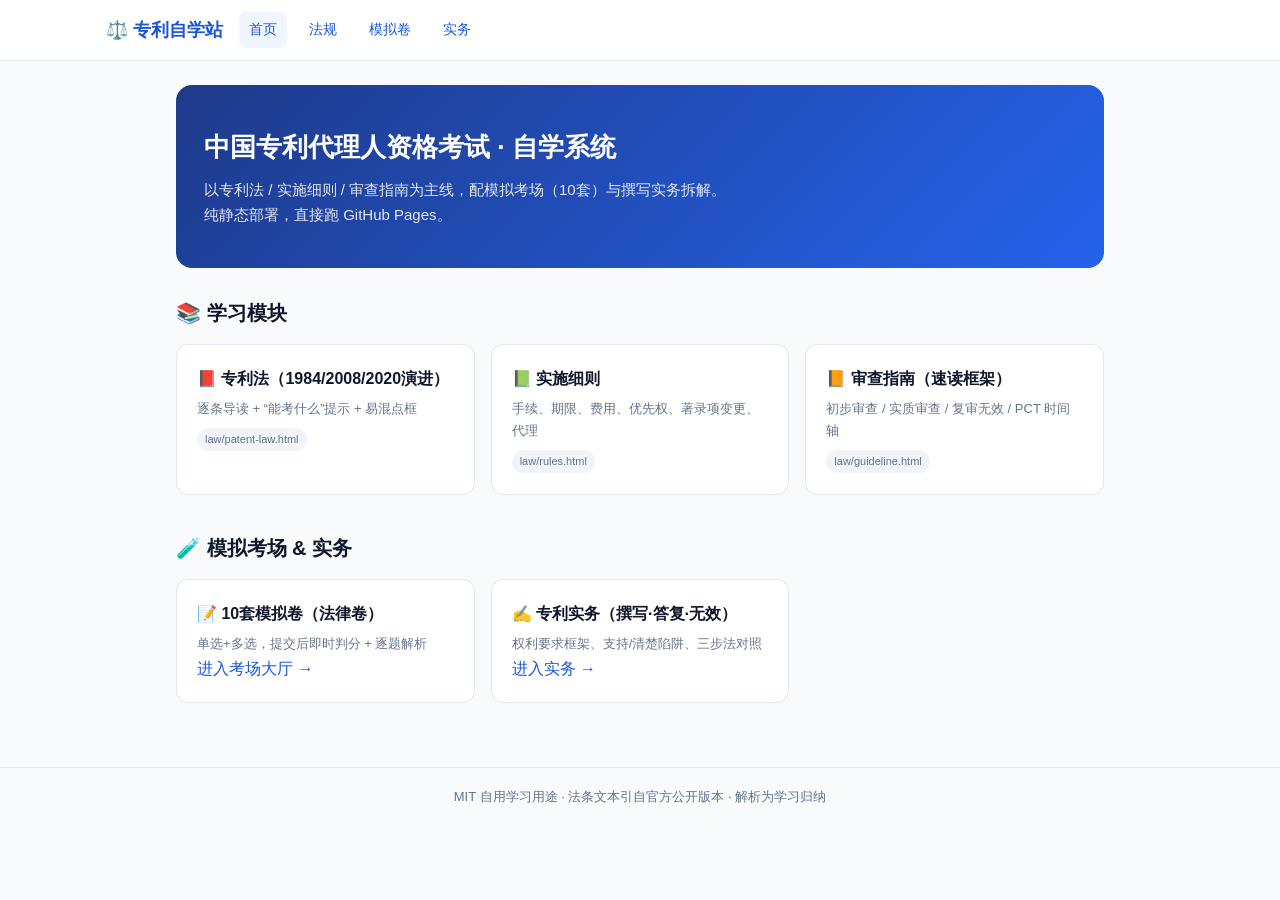
<file: index.html>
<!DOCTYPE html>
<html lang="zh-CN">
<head>
<meta charset="UTF-8"/>
<meta name="viewport" content="width=device-width,initial-scale=1.0"/>
<title>专利自学站｜专利法·细则·审查指南·模拟卷·实务</title>
<link rel="stylesheet" href="css/style.css"/>
</head>
<body>

<header class="site-header">
  <div class="header-inner">
    <a class="logo" href="index.html">⚖️ 专利自学站</a>
    <nav class="nav">
      <a data-nav="index.html" href="index.html">首页</a>
      <a data-nav="/law/" href="law/patent-law.html">法规</a>
      <a data-nav="/exam/" href="exam/index.html">模拟卷</a>
      <a data-nav="/practical/" href="practical/index.html">实务</a>
    </nav>
  </div>
</header>

<div class="container">

<div class="hero">
  <h1>中国专利代理人资格考试 · 自学系统</h1>
  <p>以专利法 / 实施细则 / 审查指南为主线，配模拟考场（10套）与撰写实务拆解。<br/>纯静态部署，直接跑 GitHub Pages。</p>
</div>

<section>
  <h2 style="font-size:20px;margin-bottom:14px;">📚 学习模块</h2>
  <div class="card-grid">
    <div class="card">
      <h3>📕 专利法（1984/2008/2020演进）</h3>
      <p>逐条导读 + “能考什么”提示 + 易混点框</p>
      <span class="tag">law/patent-law.html</span>
    </div>
    <div class="card">
      <h3>📗 实施细则</h3>
      <p>手续、期限、费用、优先权、著录项变更、代理</p>
      <span class="tag">law/rules.html</span>
    </div>
    <div class="card">
      <h3>📙 审查指南（速读框架）</h3>
      <p>初步审查 / 实质审查 / 复审无效 / PCT 时间轴</p>
      <span class="tag">law/guideline.html</span>
    </div>
  </div>
</section>

<section style="margin-top:36px;">
  <h2 style="font-size:20px;margin-bottom:14px;">🧪 模拟考场 & 实务</h2>
  <div class="card-grid">
    <div class="card">
      <h3>📝 10套模拟卷（法律卷）</h3>
      <p>单选+多选，提交后即时判分 + 逐题解析</p>
      <a href="exam/index.html">进入考场大厅 →</a>
    </div>
    <div class="card">
      <h3>✍️ 专利实务（撰写·答复·无效）</h3>
      <p>权利要求框架、支持/清楚陷阱、三步法对照</p>
      <a href="practical/index.html">进入实务 →</a>
    </div>
  </div>
</section>

</div>

<footer class="site-footer">MIT 自用学习用途 · 法条文本引自官方公开版本 · 解析为学习归纳</footer>
<script src="js/common.js"></script>
</body>
</html>
</file>
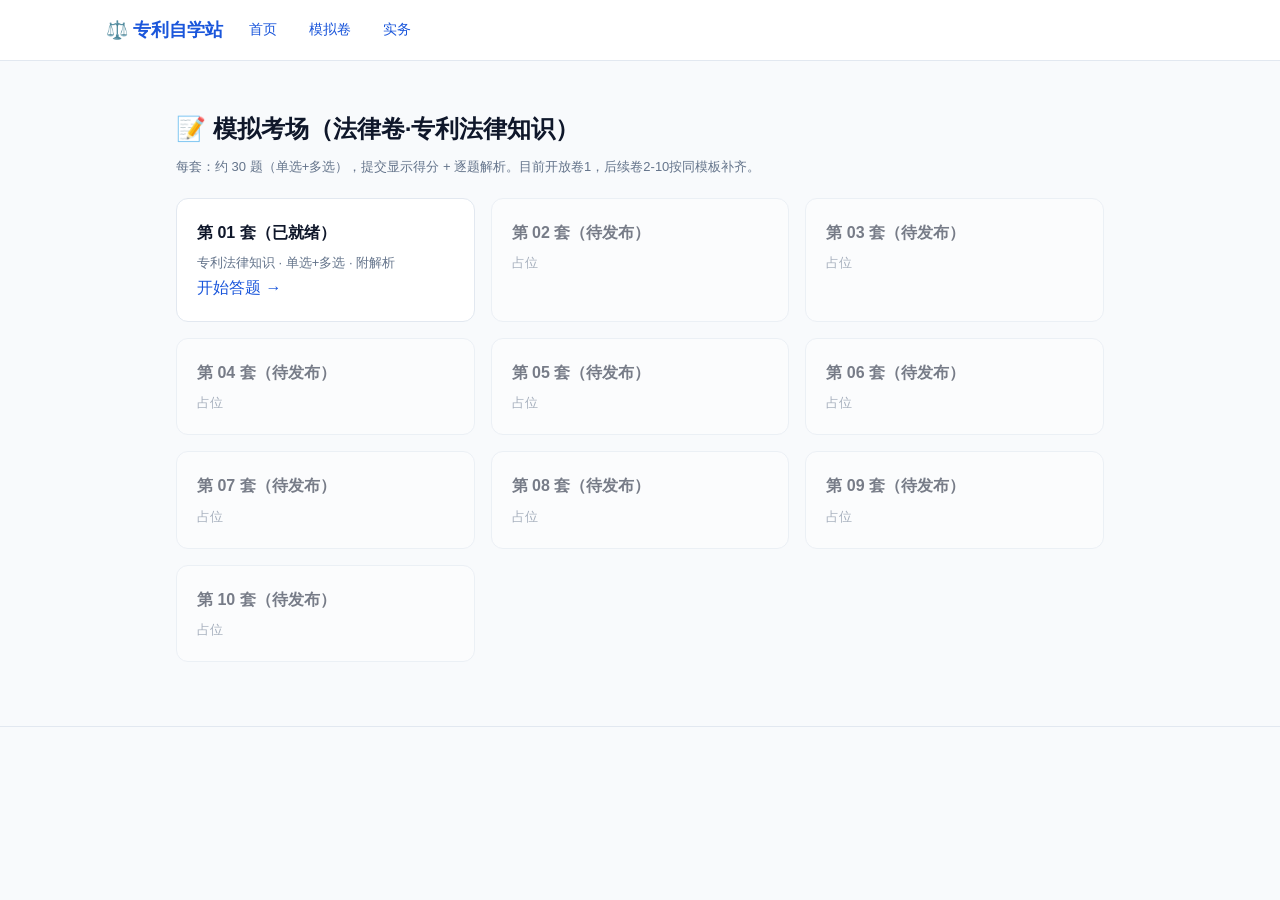
<file: exam/index.html>
<!DOCTYPE html>
<html lang="zh-CN">
<head>
<meta charset="UTF-8"/>
<meta name="viewport" content="width=device-width,initial-scale=1.0"/>
<title>模拟考场大厅｜专利自学站</title>
<link rel="stylesheet" href="../css/style.css"/>
</head>
<body>
<header class="site-header"><div class="header-inner">
<a class="logo" href="../index.html">⚖️ 专利自学站</a>
<nav class="nav">
  <a href="../index.html">首页</a>
  <a data-nav="/exam/" href="index.html">模拟卷</a>
  <a href="../practical/index.html">实务</a>
</nav>
</div></header>

<div class="container">
<h2 style="margin:24px 0 6px;">📝 模拟考场（法律卷·专利法律知识）</h2>
<p style="color:var(--muted);font-size:13px;margin-bottom:20px;">每套：约 30 题（单选+多选），提交显示得分 + 逐题解析。目前开放卷1，后续卷2-10按同模板补齐。</p>

<div class="card-grid">
  <div class="card"><h3>第 01 套（已就绪）</h3><p>专利法律知识 · 单选+多选 · 附解析</p><a href="paper-01.html">开始答题 →</a></div>
  <div class="card" style="opacity:.55;"><h3>第 02 套（待发布）</h3><p>占位</p></div>
  <div class="card" style="opacity:.55;"><h3>第 03 套（待发布）</h3><p>占位</p></div>
  <div class="card" style="opacity:.55;"><h3>第 04 套（待发布）</h3><p>占位</p></div>
  <div class="card" style="opacity:.55;"><h3>第 05 套（待发布）</h3><p>占位</p></div>
  <div class="card" style="opacity:.55;"><h3>第 06 套（待发布）</h3><p>占位</p></div>
  <div class="card" style="opacity:.55;"><h3>第 07 套（待发布）</h3><p>占位</p></div>
  <div class="card" style="opacity:.55;"><h3>第 08 套（待发布）</h3><p>占位</p></div>
  <div class="card" style="opacity:.55;"><h3>第 09 套（待发布）</h3><p>占位</p></div>
  <div class="card" style="opacity:.55;"><h3>第 10 套（待发布）</h3><p>占位</p></div>
</div>
</div>
<footer class="site-footer"></footer>
</body>
</html>
</file>
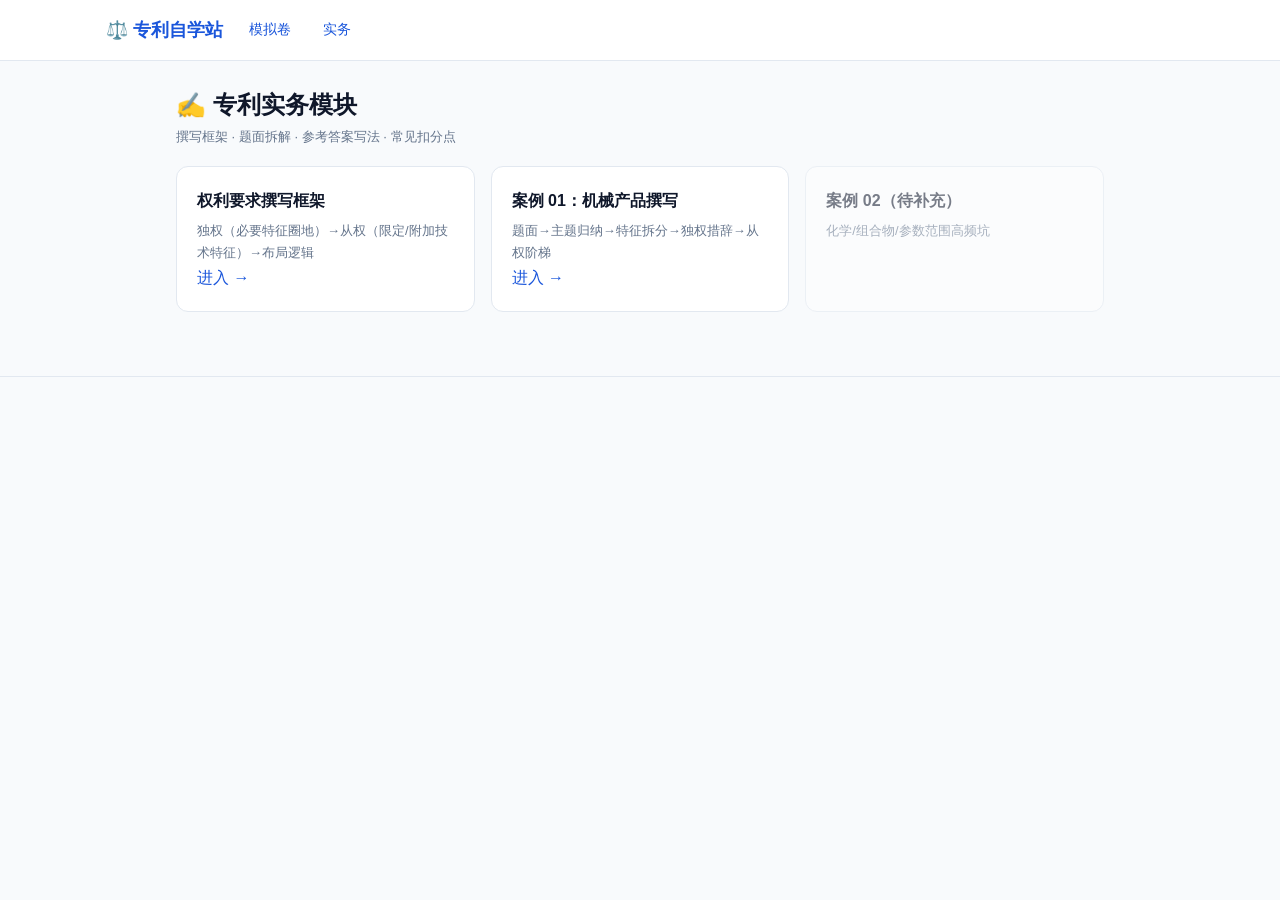
<file: practical/index.html>
<!DOCTYPE html>
<html lang="zh-CN">
<head>
<meta charset="UTF-8"/><meta name="viewport" content="width=device-width,initial-scale=1.0"/>
<title>专利实务｜专利自学站</title>
<link rel="stylesheet" href="../css/style.css"/>
</head>
<body>
<header class="site-header"><div class="header-inner">
<a class="logo" href="../index.html">⚖️ 专利自学站</a>
<nav class="nav"><a href="../exam/index.html">模拟卷</a><a data-nav="/practical/" href="#">实务</a></nav>
</div></header>

<div class="container">
<h2>✍️ 专利实务模块</h2>
<p style="color:var(--muted);font-size:13px;margin-bottom:18px;">撰写框架 · 题面拆解 · 参考答案写法 · 常见扣分点</p>

<div class="card-grid">
  <div class="card">
    <h3>权利要求撰写框架</h3>
    <p>独权（必要特征圈地）→从权（限定/附加技术特征）→布局逻辑</p>
    <a href="claim-drafting.html">进入 →</a>
  </div>
  <div class="card">
    <h3>案例 01：机械产品撰写</h3>
    <p>题面→主题归纳→特征拆分→独权措辞→从权阶梯</p>
    <a href="case-01.html">进入 →</a>
  </div>
  <div class="card" style="opacity:.55">
    <h3>案例 02（待补充）</h3>
    <p>化学/组合物/参数范围高频坑</p>
  </div>
</div>
</div>
<footer class="site-footer"></footer>
</body>
</html>
</file>
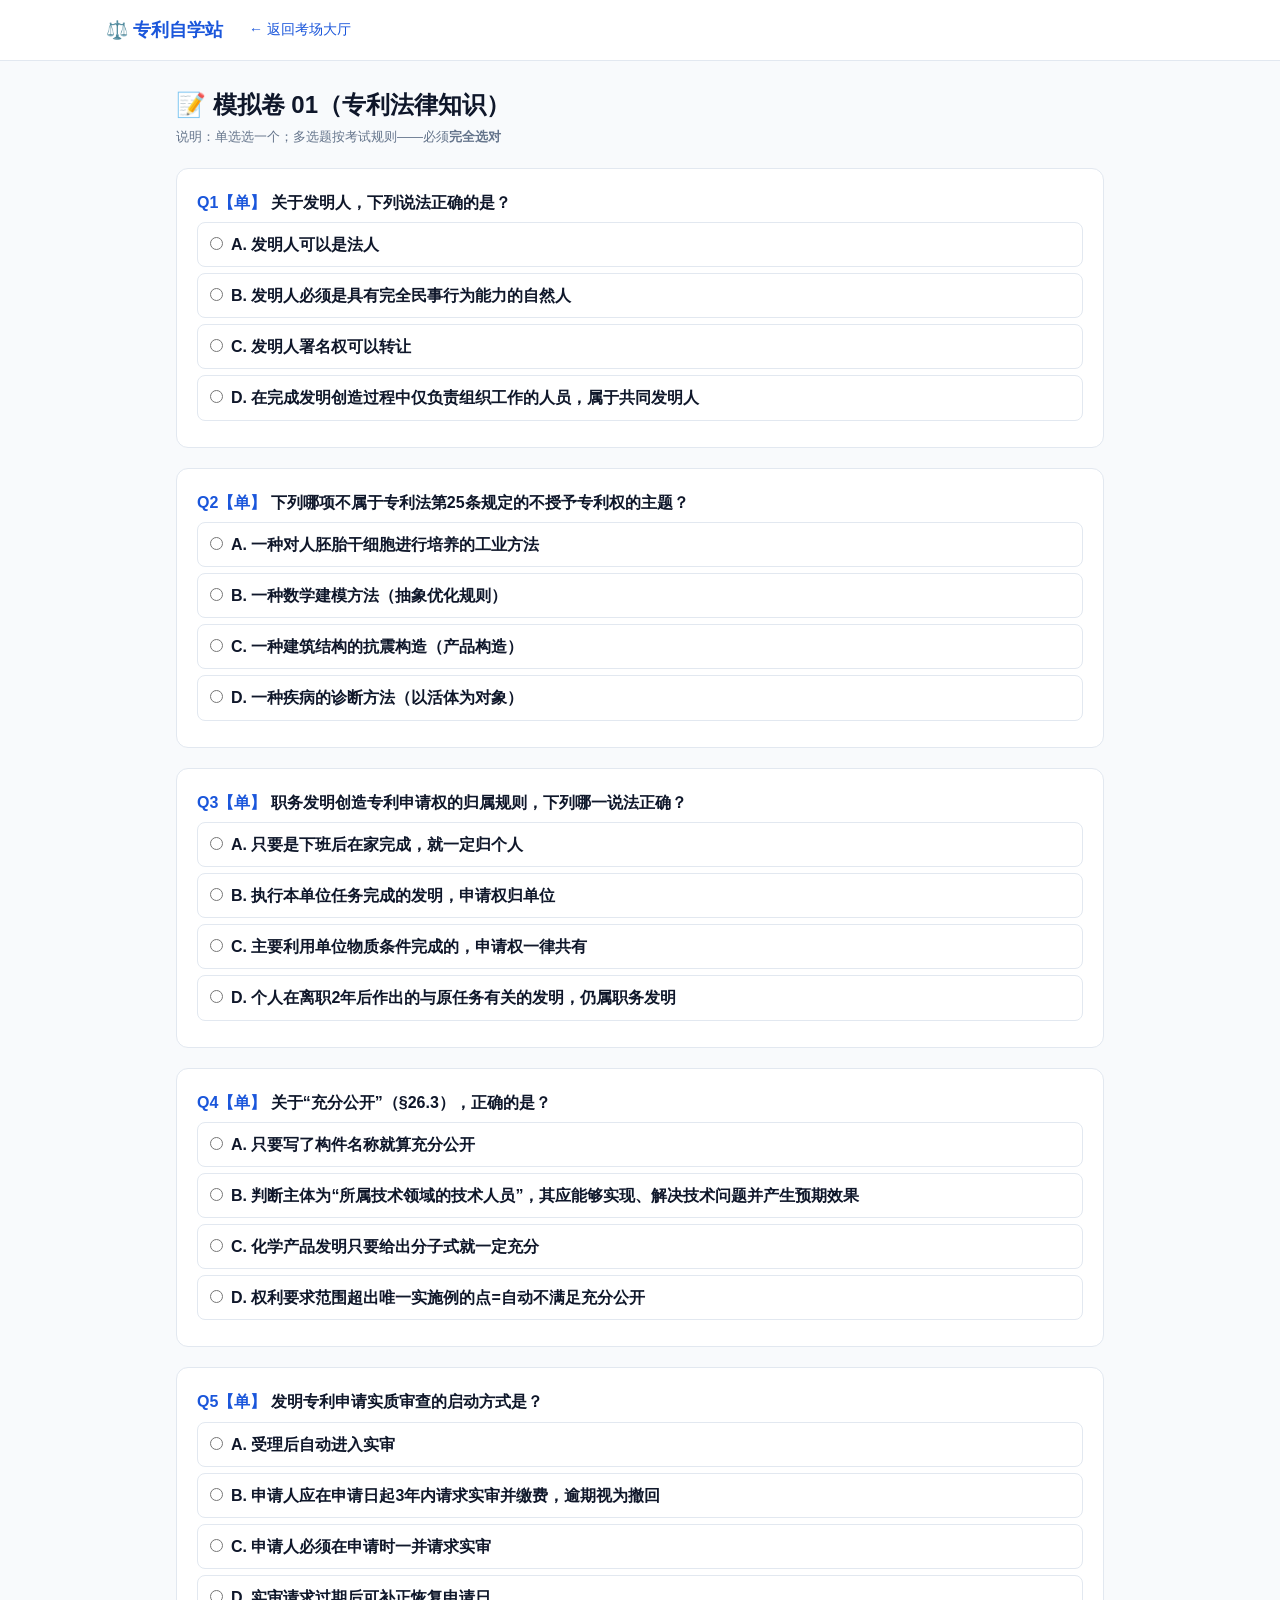
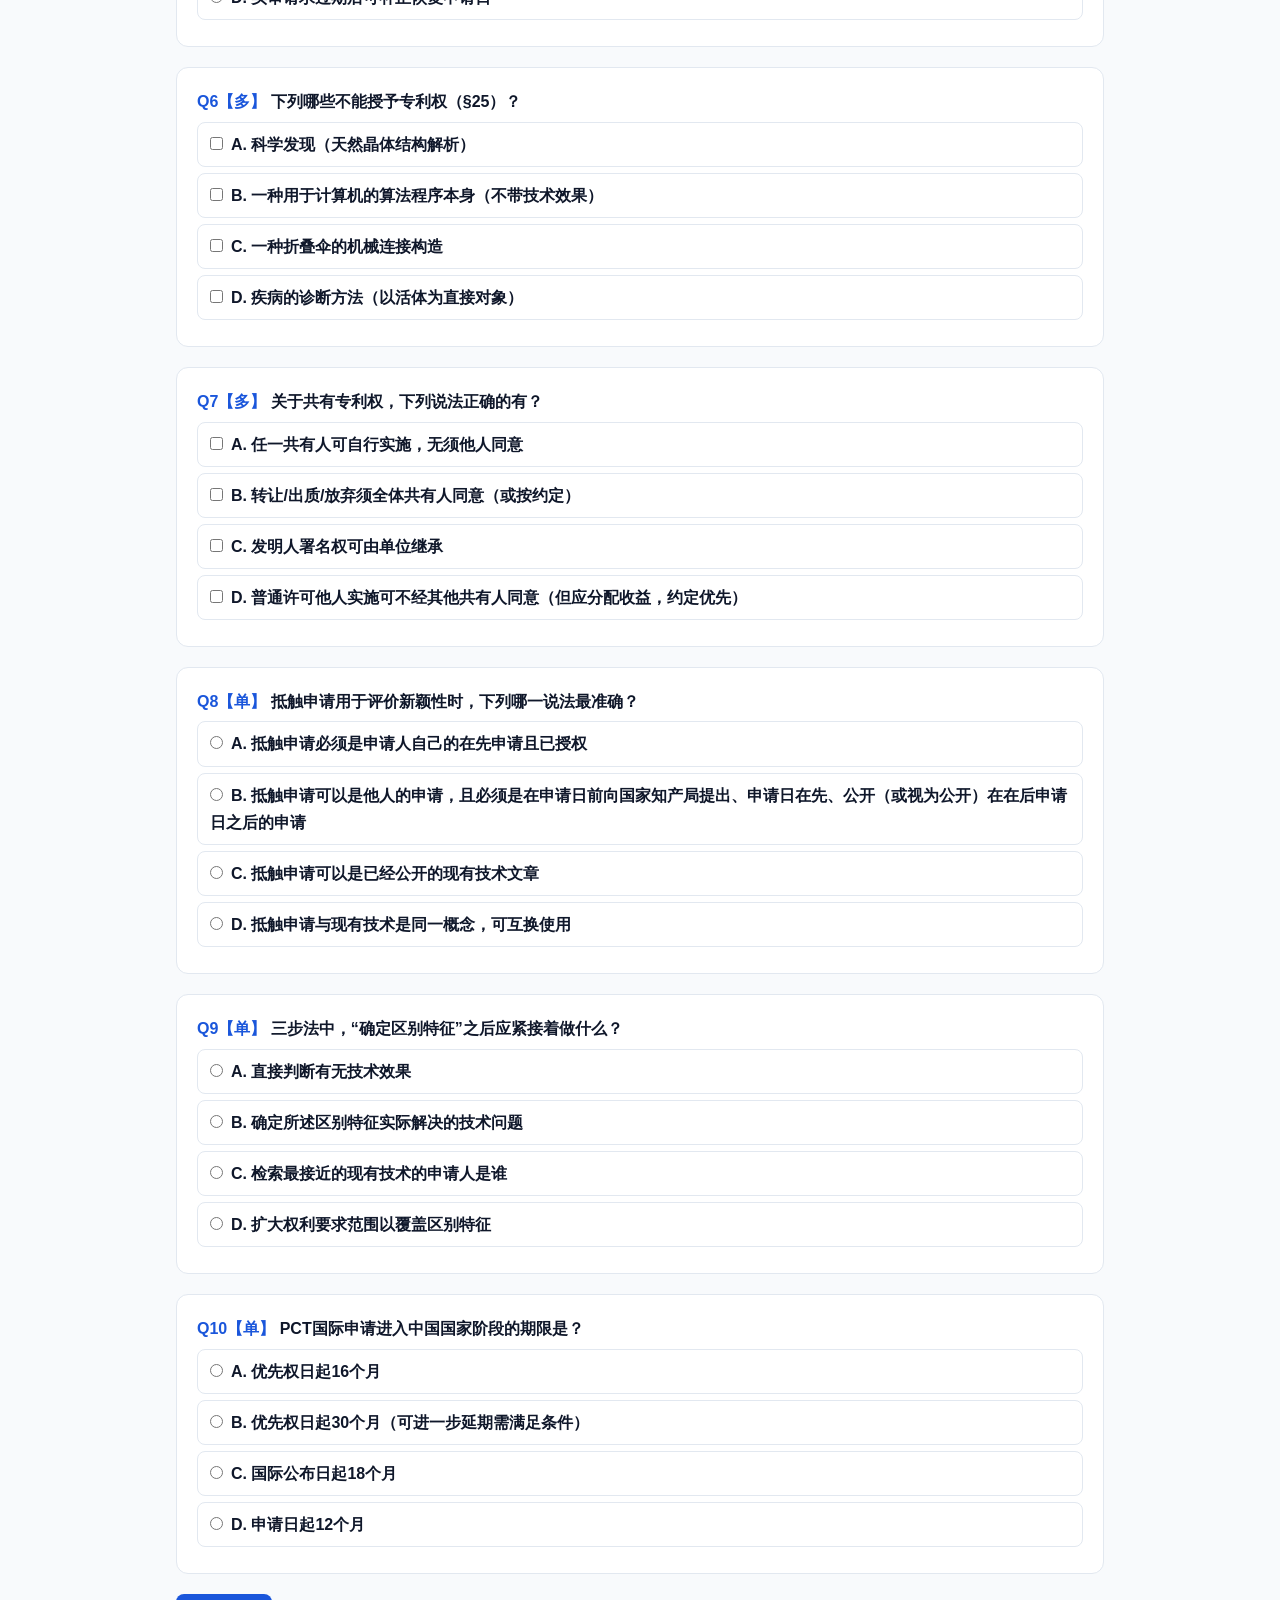
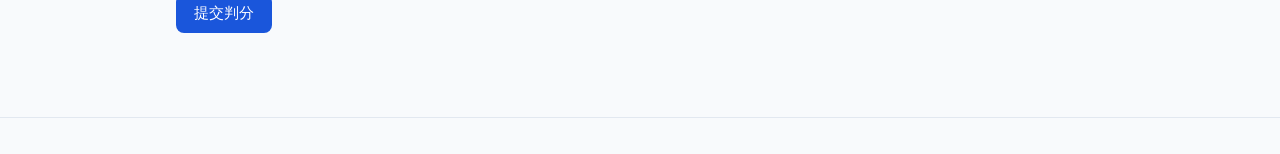
<file: exam/paper-01.html>
<!DOCTYPE html>
<html lang="zh-CN">
<head>
<meta charset="UTF-8"/>
<meta name="viewport" content="width=device-width,initial-scale=1.0"/>
<title>模拟卷01｜专利法律知识</title>
<link rel="stylesheet" href="../css/style.css"/>
<style>
  .q-block{border:1px solid var(--border);background:#fff;border-radius:12px;padding:20px;margin:20px 0}
  .q-num{color:var(--blue);font-weight:700}
  .opts label{display:block;padding:8px 12px;border:1px solid var(--border);border-radius:8px;margin:6px 0;cursor:pointer}
  .opts input[type=radio],.opts input[type=checkbox]{margin-right:8px}
  .expl{background:#f0fdf4;border-left:4px solid var(--green);padding:12px 16px;border-radius:0 8px 8px 0;margin-top:12px;font-size:14px}
  .btn{padding:10px 18px;border:none;border-radius:8px;cursor:pointer;font-size:15px}
  .btn-primary{background:var(--blue);color:#fff}
  .btn-primary:hover{background:var(--blue2)}
  #result{margin-top:20px;font-weight:700;font-size:18px}
</style>
</head>
<body>
<header class="site-header"><div class="header-inner">
<a class="logo" href="../index.html">⚖️ 专利自学站</a>
<nav class="nav"><a href="index.html">← 返回考场大厅</a></nav>
</div></header>

<div class="container">
<h2>📝 模拟卷 01（专利法律知识）</h2>
<p style="color:var(--muted);font-size:13px;">说明：单选选一个；多选题按考试规则——必须<b>完全选对</b才得分（漏选/错选不得分）。提交后看得分+解析。</p>

<form id="quizForm">

<div class="q-block">
 <div><span class="q-num">Q1【单】</span> 关于发明人，下列说法正确的是？</div>
 <div class="opts">
  <label><input type="radio" name="q1" value="A"/>A. 发明人可以是法人</label>
  <label><input type="radio" name="q1" value="B"/>B. 发明人必须是具有完全民事行为能力的自然人</label>
  <label><input type="radio" name="q1" value="C"/>C. 发明人署名权可以转让</label>
  <label><input type="radio" name="q1" value="D"/>D. 在完成发明创造过程中仅负责组织工作的人员，属于共同发明人</label>
 </div>
 <div class="expl" style="display:none" data-correct="B">
  ✅ <strong>B</strong> 正确。<br/>
  ⚖️ 专利法第16条：发明人/设计人=自然人；署名权不可转让/继承。A错（法人不能是发明人）；C错（署名权不可转让）；D错（组织者≠贡献技术构思者）。
 </div>
</div>

<div class="q-block">
 <div><span class="q-num">Q2【单】</span> 下列哪项不属于专利法第25条规定的不授予专利权的主题？</div>
 <div class="opts">
  <label><input type="radio" name="q2" value="A"/>A. 一种对人胚胎干细胞进行培养的工业方法</label>
  <label><input type="radio" name="q2" value="B"/>B. 一种数学建模方法（抽象优化规则）</label>
  <label><input type="radio" name="q2" value="C"/>C. 一种建筑结构的抗震构造（产品构造）</label>
  <label><input type="radio" name="q2" value="D"/>D. 一种疾病的诊断方法（以活体为对象）</label>
 </div>
 <div class="expl" style="display:none" data-correct="C">
  ✅ <strong>C</strong> 正确。<br/>
  §25排除：科学发现/智力规则/疾病诊治方法/动植物品种/原子核变换方法。A（人胚胎→伦理/公序）、B（抽象规则）、D（诊治方法）均在排除附近；C是<b>产品构造</b>，可授权。
 </div>
</div>

<div class="q-block">
 <div><span class="q-num">Q3【单】</span> 职务发明创造专利申请权的归属规则，下列哪一说法正确？</div>
 <div class="opts">
  <label><input type="radio" name="q3" value="A"/>A. 只要是下班后在家完成，就一定归个人</label>
  <label><input type="radio" name="q3" value="B"/>B. 执行本单位任务完成的发明，申请权归单位</label>
  <label><input type="radio" name="q3" value="C"/>C. 主要利用单位物质条件完成的，申请权一律共有</label>
  <label><input type="radio" name="q3" value="D"/>D. 个人在离职2年后作出的与原任务有关的发明，仍属职务发明</label>
 </div>
 <div class="expl" style="display:none" data-correct="B">
  ✅ <strong>B</strong> 正确。<br/>
  §6：职务发明=执行本单位任务（本职/特别委派/离职1年内与原任务相关）→申请权归单位，但发明人保留署名权。C错在“一律共有”（约定优先，无约定归单位）；D应为<b>1年</b>不是2年。
 </div>
</div>

<div class="q-block">
 <div><span class="q-num">Q4【单】</span> 关于“充分公开”（§26.3），正确的是？</div>
 <div class="opts">
  <label><input type="radio" name="q4" value="A"/>A. 只要写了构件名称就算充分公开</label>
  <label><input type="radio" name="q4" value="B"/>B. 判断主体为“所属技术领域的技术人员”，其应能够实现、解决技术问题并产生预期效果</label>
  <label><input type="radio" name="q4" value="C"/>C. 化学产品发明只要给出分子式就一定充分</label>
  <label><input type="radio" name="q4" value="D"/>D. 权利要求范围超出唯一实施例的点=自动不满足充分公开</label>
 </div>
 <div class="expl" style="display:none" data-correct="B">
  ✅ <strong>B</strong> 正确。<br/>
  “能够实现”的关键是：PHOSITA读了说明书（含实施例）能还原方案并获得效果。A/C过度简化；D混淆“充分公开”与“支持（§26.4）”。
 </div>
</div>

<div class="q-block">
 <div><span class="q-num">Q5【单】</span> 发明专利申请实质审查的启动方式是？</div>
 <div class="opts">
  <label><input type="radio" name="q5" value="A"/>A. 受理后自动进入实审</label>
  <label><input type="radio" name="q5" value="B"/>B. 申请人应在申请日起3年内请求实审并缴费，逾期视为撤回</label>
  <label><input type="radio" name="q5" value="C"/>C. 申请人必须在申请时一并请求实审</label>
  <label><input type="radio" name="q5" value="D"/>D. 实审请求过期后可补正恢复申请日</label>
 </div>
 <div class="expl" style="display:none" data-correct="B">
  ✅ <strong>B</strong> 正确。<br/>
  专利法§34/§35：公布（18个月或提前）→ 申请日起3年内请求实审+缴费 → 不请求=视为撤回。
 </div>
</div>

<!-- Q6 多选 -->
<div class="q-block">
 <div><span class="q-num">Q6【多】</span> 下列哪些不能授予专利权（§25）？</div>
 <div class="opts">
  <label><input type="checkbox" name="q6" value="A"/>A. 科学发现（天然晶体结构解析）</label>
  <label><input type="checkbox" name="q6" value="B"/>B. 一种用于计算机的算法程序本身（不带技术效果）</label>
  <label><input type="checkbox" name="q6" value="C"/>C. 一种折叠伞的机械连接构造</label>
  <label><input type="checkbox" name="q6" value="D"/>D. 疾病的诊断方法（以活体为直接对象）</label>
 </div>
 <div class="expl" style="display:none" data-correct='["A","B","D"]'>
  ✅ <strong>A、B、D</strong> 正确（ABD）。<br/>
  A=科学发现；B=纯粹抽象规则/算法（无技术效果时）；D=疾病诊治方法。C是产品构造，可授权。
 </div>
</div>

<!-- Q7 多选 -->
<div class="q-block">
 <div><span class="q-num">Q7【多】</span> 关于共有专利权，下列说法正确的有？</div>
 <div class="opts">
  <label><input type="checkbox" name="q7" value="A"/>A. 任一共有人可自行实施，无须他人同意</label>
  <label><input type="checkbox" name="q7" value="B"/>B. 转让/出质/放弃须全体共有人同意（或按约定）</label>
  <label><input type="checkbox" name="q7" value="C"/>C. 发明人署名权可由单位继承</label>
  <label><input type="checkbox" name="q7" value="D"/>D. 普通许可他人实施可不经其他共有人同意（但应分配收益，约定优先）</label>
 </div>
 <div class="expl" style="display:none" data-correct='["A","B","D"]'>
  ✅ <strong>A、B、D</strong>（ABD）。<br/>
  A对：自己实施不需同意；B对：处分性处置需同意；D：普通许可也涉及利益分配，但实施层面规则以约定/细则为准（常见考法落脚到“转让/出质/放弃=全体同意”）。C错：署名权不可继承/转让。
 </div>
</div>

<!-- Q8 新颖性 -->
<div class="q-block">
 <div><span class="q-num">Q8【单】</span> 抵触申请用于评价新颖性时，下列哪一说法最准确？</div>
 <div class="opts">
  <label><input type="radio" name="q8" value="A"/>A. 抵触申请必须是申请人自己的在先申请且已授权</label>
  <label><input type="radio" name="q8" value="B"/>B. 抵触申请可以是他人的申请，且必须是在申请日前向国家知产局提出、申请日在先、公开（或视为公开）在在后申请日之后的申请</label>
  <label><input type="radio" name="q8" value="C"/>C. 抵触申请可以是已经公开的现有技术文章</label>
  <label><input type="radio" name="q8" value="D"/>D. 抵触申请与现有技术是同一概念，可互换使用</label>
 </div>
 <div class="expl" style="display:none" data-correct="B">
  ✅ <strong>B</strong> 正确。<br/>
  抵触申请定义：他人/本人（未要求优先权的他案）向CNIPA提出的申请，申请日在先、公开日晚于在后申请日/优先权日。A错在“必须自己+必须授权”；C错在“文章”属于现有技术，不是抵触申请机制。
 </div>
</div>

<!-- Q9 创造性 -->
<div class="q-block">
 <div><span class="q-num">Q9【单】</span> 三步法中，“确定区别特征”之后应紧接着做什么？</div>
 <div class="opts">
  <label><input type="radio" name="q9" value="A"/>A. 直接判断有无技术效果</label>
  <label><input type="radio" name="q9" value="B"/>B. 确定所述区别特征实际解决的技术问题</label>
  <label><input type="radio" name="q9" value="C"/>C. 检索最接近的现有技术的申请人是谁</label>
  <label><input type="radio" name="q9" value="D"/>D. 扩大权利要求范围以覆盖区别特征</label>
 </div>
 <div class="expl" style="display:none" data-correct="B">
  ✅ <strong>B</strong> 正确。<br/>
  顺序：最接近现有技术 → 区别特征 → <b>实际解决的技术问题</b>（客观重构）→ 是否存在技术启示。
 </div>
</div>

<!-- Q10 PCT -->
<div class="q-block">
 <div><span class="q-num">Q10【单】</span> PCT国际申请进入中国国家阶段的期限是？</div>
 <div class="opts">
  <label><input type="radio" name="q10" value="A"/>A. 优先权日起16个月</label>
  <label><input type="radio" name="q10" value="B"/>B. 优先权日起30个月（可进一步延期需满足条件）</label>
  <label><input type="radio" name="q10" value="C"/>C. 国际公布日起18个月</label>
  <label><input type="radio" name="q10" value="D"/>D. 申请日起12个月</label>
 </div>
 <div class="expl" style="display:none" data-correct="B">
  ✅ <strong>B</strong> 正确。<br/>
  PCT细则：进入国家阶段通常为优先权日起30个月（中国有对应规则/可延情形，但基准线是30个月）。
 </div>
</div>

<button type="button" class="btn btn-primary" onclick="grade()">提交判分</button>
<div id="result"></div>
</form>

<script>
/* ===== 答案键 =====
 单选：字符串值；多选：排序过的 JSON.stringify(数组)
 注：多选判分这里用“必须完全一致”以贴近专代规则演示
*/
const KEY = {
  q1:"B",
  q2:"C",
  q3:"B",
  q4:"B",
  q5:"B",
  q6:JSON.stringify(["A","B","D"].sort()),
  q7:JSON.stringify(["A","B","D"].sort()),
  q8:"B",
  q9:"B",
  q10:"B"
};

function val(name){
  const r = document.querySelector(`input[name="${name}"]:checked`);
  return r ? r.value : null;
}
function valMulti(name){
  return [...document.querySelectorAll(`input[name="${name}"]:checked`)].map(x=>x.value).sort();
}

function grade(){
  let score=0, total=0;
  const showExpl=(name)=>{
    const el = document.querySelector(`.q-block:has(input[name="${name}"])`);
    if(!el)return;
    const exp = el.querySelector(".expl");
    if(exp) { exp.style.display="block"; }
  };

  /* Q1-5,8-10 单选 */
  ["q1","q2","q3","q4","q5","q8","q9","q10"].forEach(q=>{
    total++;
    if(val(q)===KEY[q]){score++;}
    showExpl(q);
  });
  /* Q6,Q7 多选（完全匹配） */
  ["q6","q7"].forEach(q=>{
    total++;
    if(JSON.stringify(valMulti(q))===KEY[q]) score++;
    showExpl(q);
  });

  document.getElementById("result").innerHTML =
    `✅ 得分：${score} / ${total}<br/><small style="color:var(--muted)">解析已展开↓ 对照错处回到题目修正记忆</small>`;
  window.scrollTo({top:document.getElementById("result").offsetTop-80,behavior:"smooth"});
}
</script>
</div>
<footer class="site-footer"></footer>
</body>
</html>
</file>
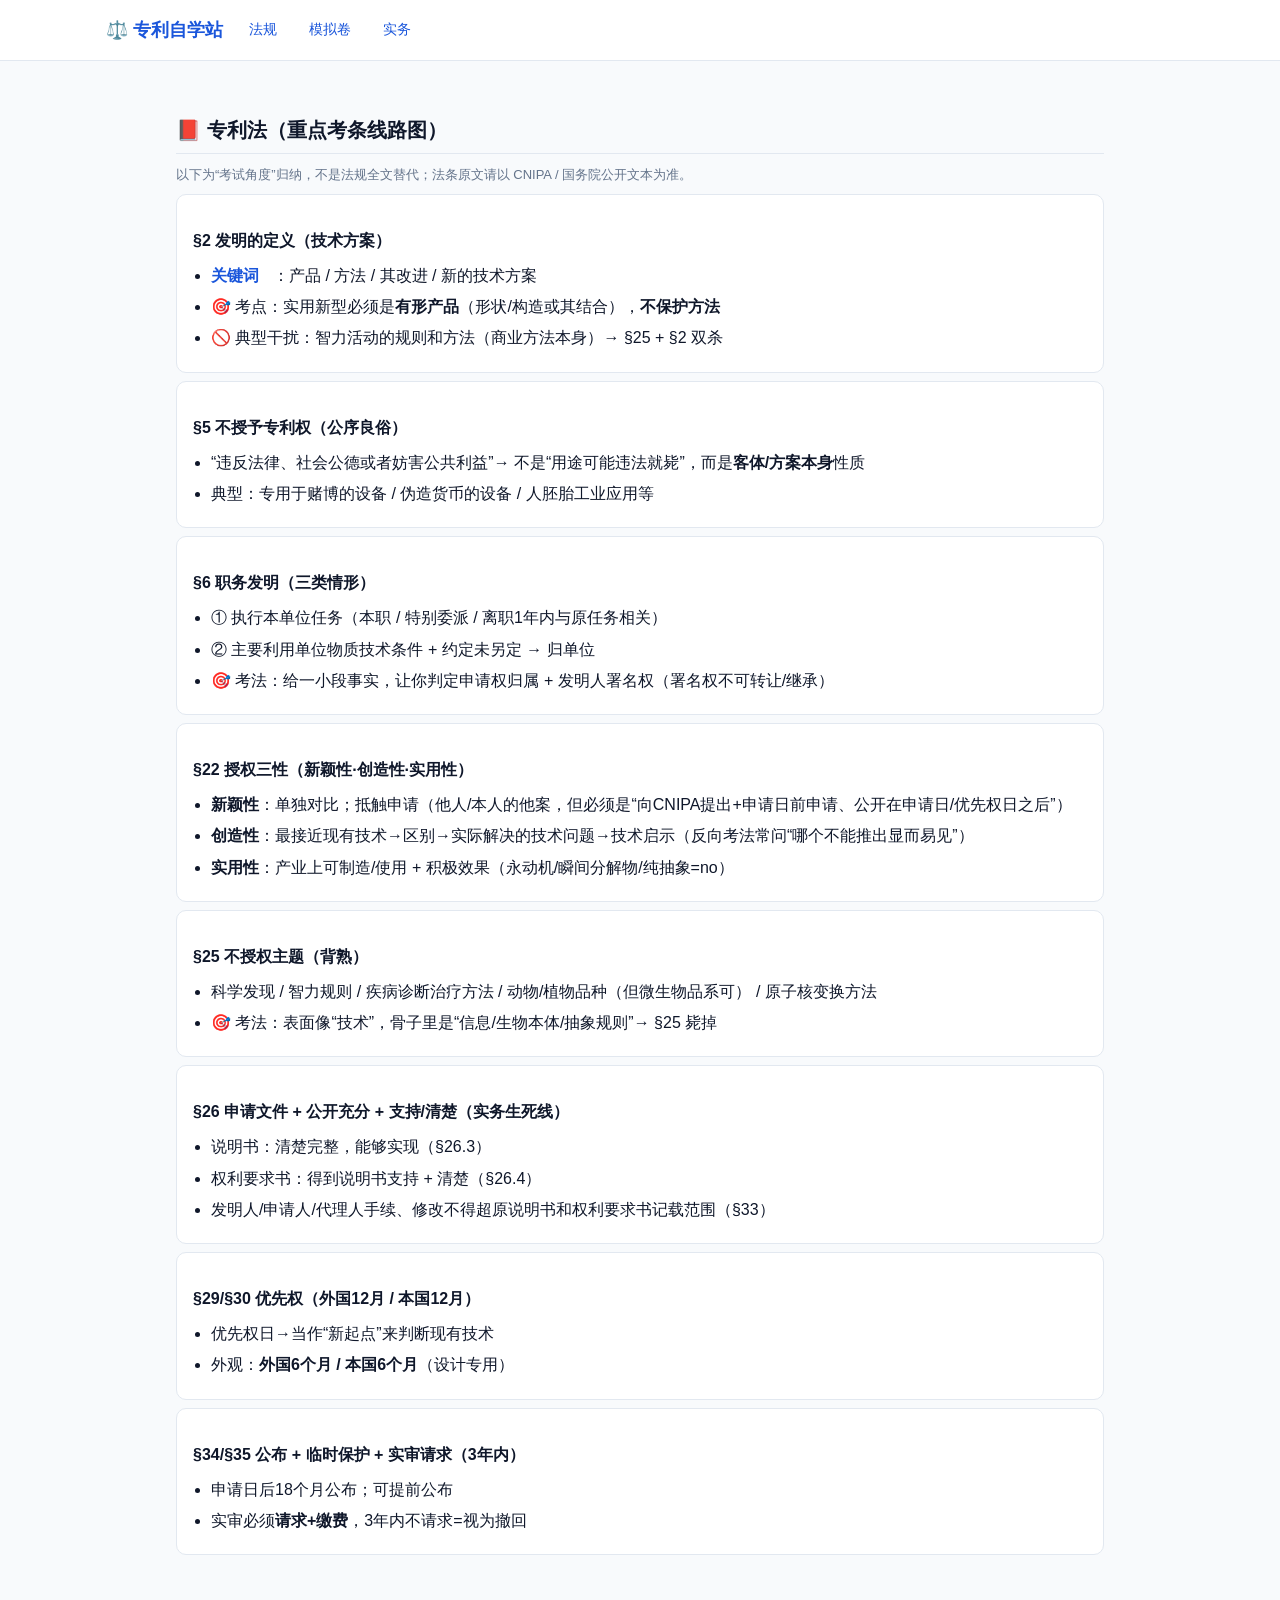
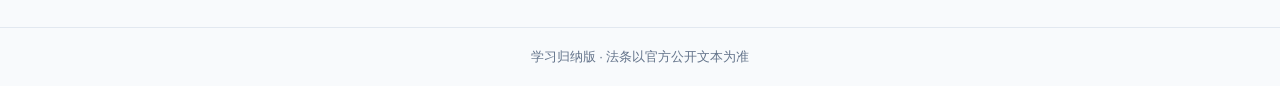
<file: law/patent-law.html>
<!DOCTYPE html>
<html lang="zh-CN">
<head>
<meta charset="UTF-8"/>
<meta name="viewport" content="width=device-width,initial-scale=1.0"/>
<title>专利法 · 导读｜专利自学站</title>
<link rel="stylesheet" href="../css/style.css"/>
<style>
  .num{color:#1a56db;font-weight:700; min-width:62px; display:inline-block;}
  .box{padding:12px 16px;border-radius:10px;border:1px solid var(--border);background:#fff;margin:8px 0;}
</style>
</head>
<body>
<header class="site-header"><div class="header-inner">
<a class="logo" href="../index.html">⚖️ 专利自学站</a>
<nav class="nav">
  <a data-nav="/law/" href="../law/patent-law.html">法规</a>
  <a href="../exam/index.html">模拟卷</a>
  <a href="../practical/index.html">实务</a>
</nav>
</div></header>

<div class="container prose">

<h2>📕 专利法（重点考条线路图）</h2>
<p style="color:var(--muted);font-size:13px;">以下为“考试角度”归纳，不是法规全文替代；法条原文请以 CNIPA / 国务院公开文本为准。</p>

<div class="box">
  <h3>§2 发明的定义（技术方案）</h3>
  <ul>
    <li><span class="num">关键词</span>：产品 / 方法 / 其改进 / 新的技术方案</li>
    <li>🎯 考点：实用新型必须是<b>有形产品</b>（形状/构造或其结合），<b>不保护方法</b></li>
    <li>🚫 典型干扰：智力活动的规则和方法（商业方法本身）→ §25 + §2 双杀</li>
  </ul>
</div>

<div class="box">
  <h3>§5 不授予专利权（公序良俗）</h3>
  <ul>
    <li>“违反法律、社会公德或者妨害公共利益”→ 不是“用途可能违法就毙”，而是<b>客体/方案本身</b>性质</li>
    <li>典型：专用于赌博的设备 / 伪造货币的设备 / 人胚胎工业应用等</li>
  </ul>
</div>

<div class="box">
  <h3>§6 职务发明（三类情形）</h3>
  <ul>
    <li>① 执行本单位任务（本职 / 特别委派 / 离职1年内与原任务相关）</li>
    <li>② 主要利用单位物质技术条件 + 约定未另定 → 归单位</li>
    <li>🎯 考法：给一小段事实，让你判定申请权归属 + 发明人署名权（署名权不可转让/继承）</li>
  </ul>
</div>

<div class="box">
  <h3>§22 授权三性（新颖性·创造性·实用性）</h3>
  <ul>
    <li><b>新颖性</b>：单独对比；抵触申请（他人/本人的他案，但必须是“向CNIPA提出+申请日前申请、公开在申请日/优先权日之后”）</li>
    <li><b>创造性</b>：最接近现有技术→区别→实际解决的技术问题→技术启示（反向考法常问“哪个不能推出显而易见”）</li>
    <li><b>实用性</b>：产业上可制造/使用 + 积极效果（永动机/瞬间分解物/纯抽象=no）</li>
  </ul>
</div>

<div class="box">
  <h3>§25 不授权主题（背熟）</h3>
  <ul>
    <li>科学发现 / 智力规则 / 疾病诊断治疗方法 / 动物/植物品种（但微生物品系可） / 原子核变换方法</li>
    <li>🎯 考法：表面像“技术”，骨子里是“信息/生物本体/抽象规则”→ §25 毙掉</li>
  </ul>
</div>

<div class="box">
  <h3>§26 申请文件 + 公开充分 + 支持/清楚（实务生死线）</h3>
  <ul>
    <li>说明书：清楚完整，能够实现（§26.3）</li>
    <li>权利要求书：得到说明书支持 + 清楚（§26.4）</li>
    <li>发明人/申请人/代理人手续、修改不得超原说明书和权利要求书记载范围（§33）</li>
  </ul>
</div>

<div class="box">
  <h3>§29/§30 优先权（外国12月 / 本国12月）</h3>
  <ul>
    <li>优先权日→当作“新起点”来判断现有技术</li>
    <li>外观：<b>外国6个月 / 本国6个月</b>（设计专用）</li>
  </ul>
</div>

<div class="box">
  <h3>§34/§35 公布 + 临时保护 + 实审请求（3年内）</h3>
  <ul>
    <li>申请日后18个月公布；可提前公布</li>
    <li>实审必须<b>请求+缴费</b>，3年内不请求=视为撤回</li>
  </ul>
</div>

</div>
<footer class="site-footer">学习归纳版 · 法条以官方公开文本为准</footer>
<script src="../js/common.js"></script>
</body>
</html>
</file>
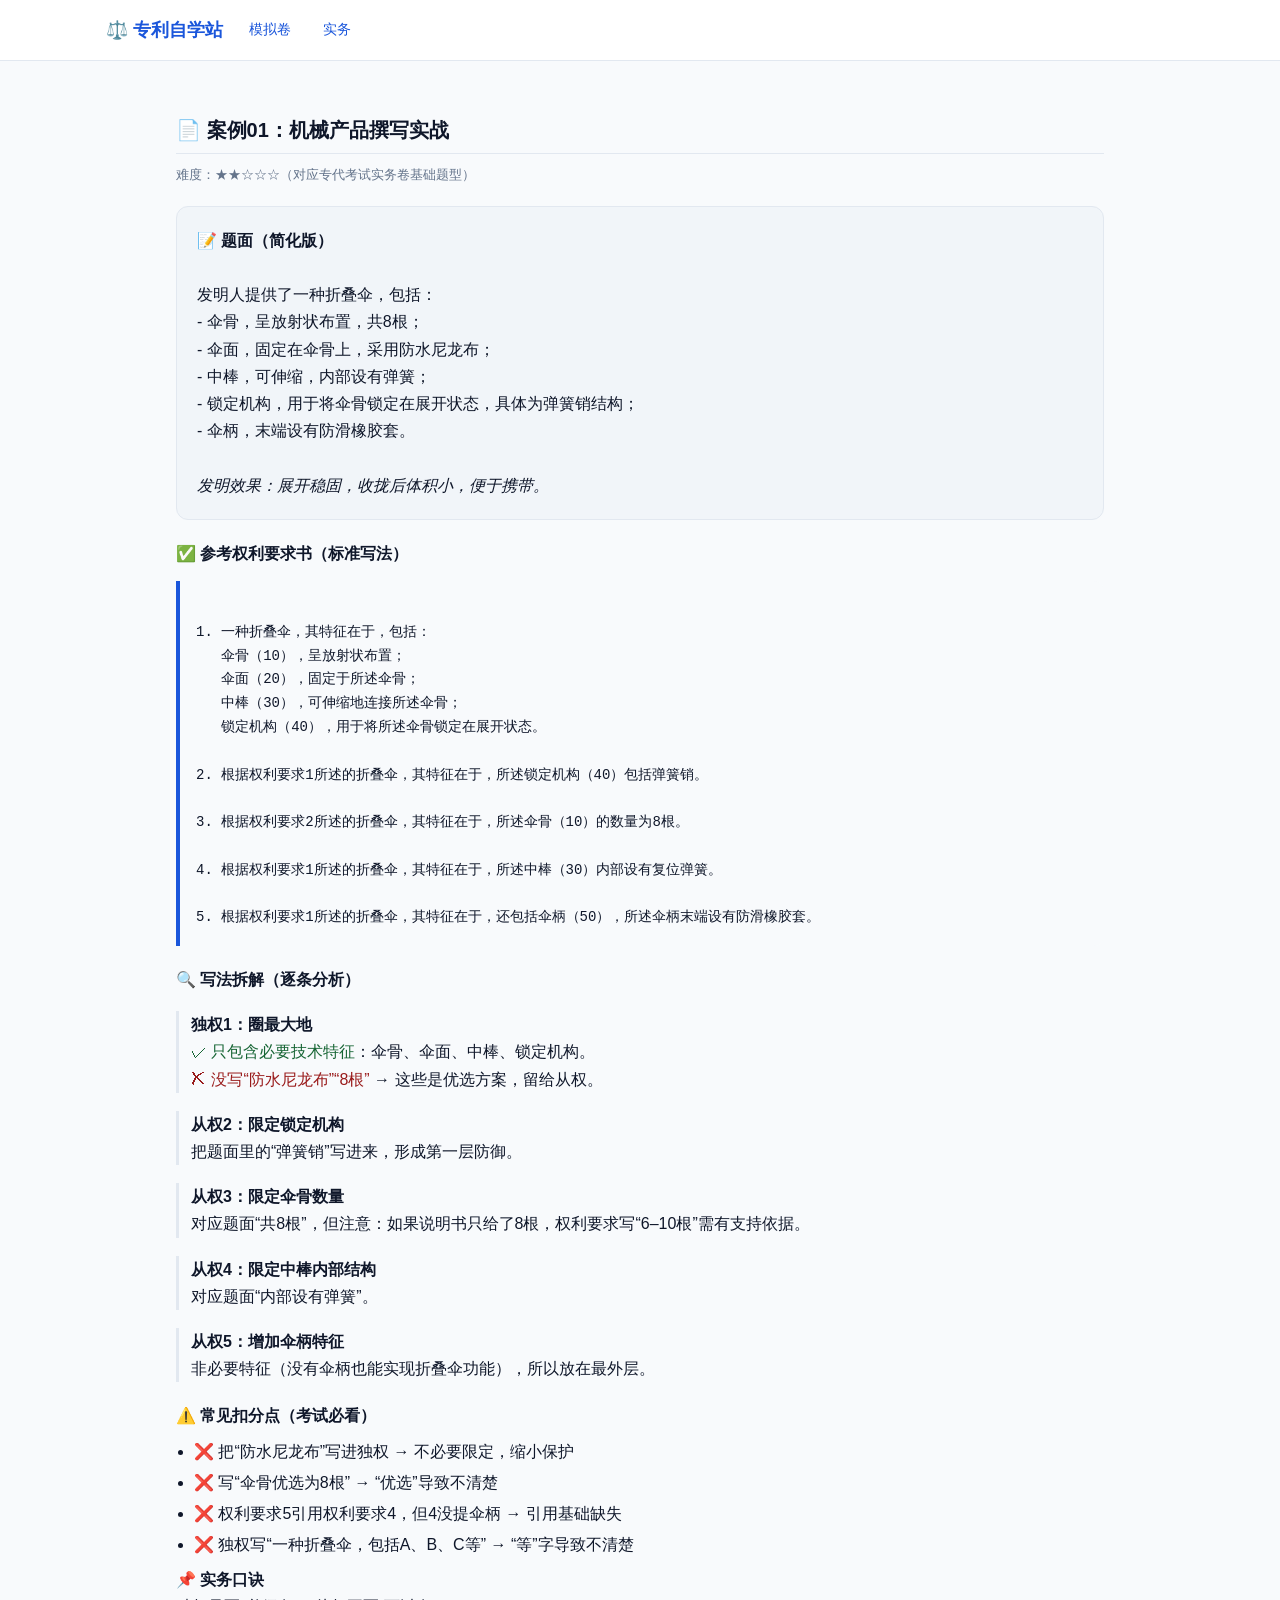
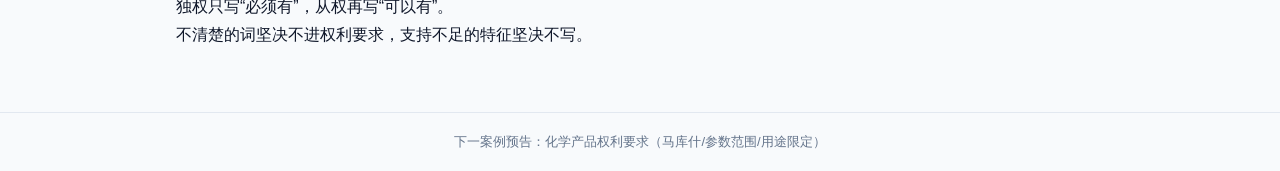
<file: practical/case-01.html>
<!DOCTYPE html>
<html lang="zh-CN">
<head>
<meta charset="UTF-8"/>
<meta name="viewport" content="width=device-width,initial-scale=1.0"/>
<title>案例01：机械产品撰写｜专利自学站</title>
<link rel="stylesheet" href="../css/style.css"/>
<style>
  .task{background:#f1f5f9;border:1px solid var(--border);border-radius:12px;padding:20px;margin:20px 0}
  .claim{background:#f8fafc;border-left:4px solid var(--blue);padding:16px;border-radius:0 10px 10px 0;margin:14px 0;font-family:monospace;font-size:14px;white-space:pre-wrap}
  .step{margin:18px 0;padding-left:12px;border-left:3px solid #e2e8f0}
  .correct{color:#166534}.wrong{color:#991b1b}
</style>
</head>
<body>

<header class="site-header">
  <div class="header-inner">
    <a class="logo" href="../index.html">⚖️ 专利自学站</a>
    <nav class="nav">
      <a href="../exam/index.html">模拟卷</a>
      <a data-nav="/practical/" href="#">实务</a>
    </nav>
  </div>
</header>

<div class="container prose">

<h2>📄 案例01：机械产品撰写实战</h2>
<p style="color:var(--muted);font-size:13px;">难度：★★☆☆☆（对应专代考试实务卷基础题型）</p>

<div class="task">
  <strong>📝 题面（简化版）</strong><br/><br/>
  发明人提供了一种折叠伞，包括：<br/>
  - 伞骨，呈放射状布置，共8根；<br/>
  - 伞面，固定在伞骨上，采用防水尼龙布；<br/>
  - 中棒，可伸缩，内部设有弹簧；<br/>
  - 锁定机构，用于将伞骨锁定在展开状态，具体为弹簧销结构；<br/>
  - 伞柄，末端设有防滑橡胶套。<br/><br/>
  <em>发明效果：展开稳固，收拢后体积小，便于携带。</em>
</div>

<h3>✅ 参考权利要求书（标准写法）</h3>

<div class="claim">
1. 一种折叠伞，其特征在于，包括：
   伞骨（10），呈放射状布置；
   伞面（20），固定于所述伞骨；
   中棒（30），可伸缩地连接所述伞骨；
   锁定机构（40），用于将所述伞骨锁定在展开状态。

2. 根据权利要求1所述的折叠伞，其特征在于，所述锁定机构（40）包括弹簧销。

3. 根据权利要求2所述的折叠伞，其特征在于，所述伞骨（10）的数量为8根。

4. 根据权利要求1所述的折叠伞，其特征在于，所述中棒（30）内部设有复位弹簧。

5. 根据权利要求1所述的折叠伞，其特征在于，还包括伞柄（50），所述伞柄末端设有防滑橡胶套。
</div>

<h3>🔍 写法拆解（逐条分析）</h3>

<div class="step">
  <strong>独权1：圈最大地</strong><br/>
  <span class="correct">✓ 只包含必要技术特征</span>：伞骨、伞面、中棒、锁定机构。<br/>
  <span class="wrong">✗ 没写“防水尼龙布”“8根”</span> → 这些是优选方案，留给从权。
</div>

<div class="step">
  <strong>从权2：限定锁定机构</strong><br/>
  把题面里的“弹簧销”写进来，形成第一层防御。
</div>

<div class="step">
  <strong>从权3：限定伞骨数量</strong><br/>
  对应题面“共8根”，但注意：如果说明书只给了8根，权利要求写“6–10根”需有支持依据。
</div>

<div class="step">
  <strong>从权4：限定中棒内部结构</strong><br/>
  对应题面“内部设有弹簧”。
</div>

<div class="step">
  <strong>从权5：增加伞柄特征</strong><br/>
  非必要特征（没有伞柄也能实现折叠伞功能），所以放在最外层。
</div>

<h3>⚠️ 常见扣分点（考试必看）</h3>
<ul>
  <li>❌ 把“防水尼龙布”写进独权 → 不必要限定，缩小保护</li>
  <li>❌ 写“伞骨优选为8根” → “优选”导致不清楚</li>
  <li>❌ 权利要求5引用权利要求4，但4没提伞柄 → 引用基础缺失</li>
  <li>❌ 独权写“一种折叠伞，包括A、B、C等” → “等”字导致不清楚</li>
</ul>

<div class="rule-box">
  <strong>📌 实务口诀</strong><br/>
  独权只写“必须有”，从权再写“可以有”。<br/>
  不清楚的词坚决不进权利要求，支持不足的特征坚决不写。
</div>

</div>

<footer class="site-footer">
  下一案例预告：化学产品权利要求（马库什/参数范围/用途限定）
</footer>
<script src="../js/common.js"></script>
</body>
</html>
</file>
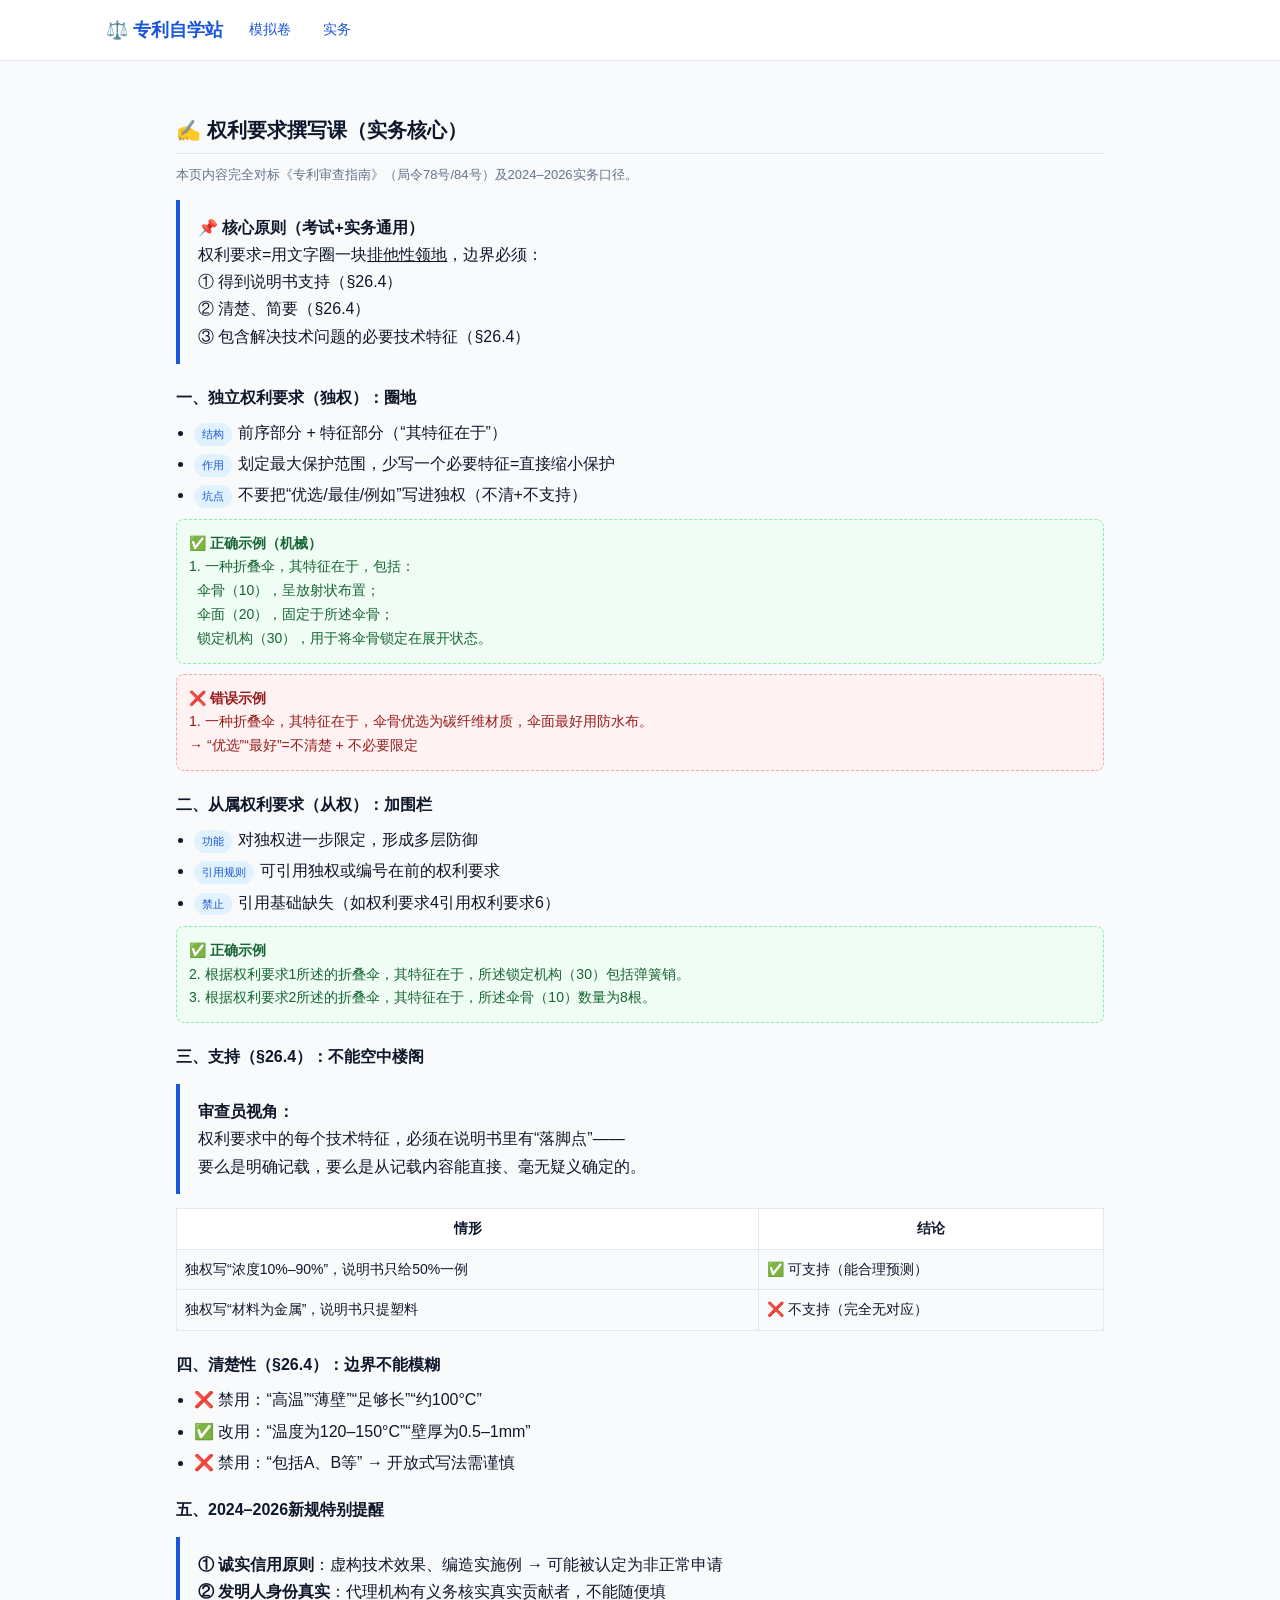
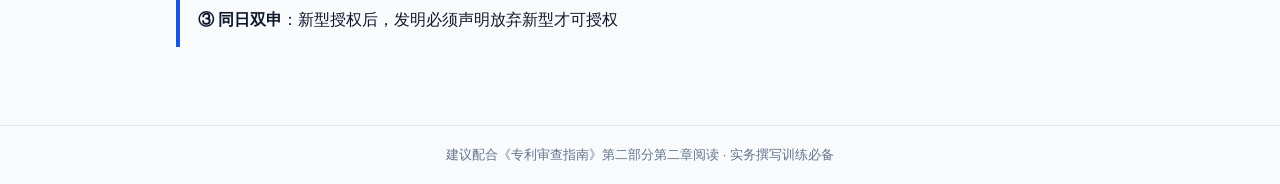
<file: practical/claim-drafting.html>
<!DOCTYPE html>
<html lang="zh-CN">
<head>
<meta charset="UTF-8"/>
<meta name="viewport" content="width=device-width,initial-scale=1.0"/>
<title>权利要求撰写课｜专利自学站</title>
<link rel="stylesheet" href="../css/style.css"/>
<style>
  .rule-box{padding:14px 18px;border-left:4px solid var(--blue);background:#f8fafc;border-radius:0 10px 10px 0;margin:14px 0}
  .badge{display:inline-block;font-size:11px;padding:2px 8px;border-radius:999px;background:#e0f2fe;color:var(--blue);margin-right:6px}
  .example{background:#f0fdf4;border:1px dashed #86efac;padding:12px;border-radius:8px;margin:10px 0;font-size:14px}
  .wrong{background:#fef2f2;border-color:#fca5a5;color:#991b1b}
  .right{background:#f0fdf4;border-color:#86efac;color:#166534}
</style>
</head>
<body>

<header class="site-header">
  <div class="header-inner">
    <a class="logo" href="../index.html">⚖️ 专利自学站</a>
    <nav class="nav">
      <a href="../exam/index.html">模拟卷</a>
      <a data-nav="/practical/" href="#">实务</a>
    </nav>
  </div>
</header>

<div class="container prose">

<h2>✍️ 权利要求撰写课（实务核心）</h2>
<p style="color:var(--muted);font-size:13px;">本页内容完全对标《专利审查指南》（局令78号/84号）及2024–2026实务口径。</p>

<div class="rule-box">
  <strong>📌 核心原则（考试+实务通用）</strong><br/>
  权利要求=用文字圈一块<u>排他性领地</u>，边界必须：<br/>
  ① 得到说明书支持（§26.4）<br/>
  ② 清楚、简要（§26.4）<br/>
  ③ 包含解决技术问题的必要技术特征（§26.4）
</div>

<h3>一、独立权利要求（独权）：圈地</h3>
<ul>
  <li><span class="badge">结构</span>前序部分 + 特征部分（“其特征在于”）</li>
  <li><span class="badge">作用</span>划定最大保护范围，少写一个必要特征=直接缩小保护</li>
  <li><span class="badge">坑点</span>不要把“优选/最佳/例如”写进独权（不清+不支持）</li>
</ul>

<div class="example right">
  ✅ <strong>正确示例（机械）</strong><br/>
  1. 一种折叠伞，其特征在于，包括：<br/>
  &nbsp;&nbsp;伞骨（10），呈放射状布置；<br/>
  &nbsp;&nbsp;伞面（20），固定于所述伞骨；<br/>
  &nbsp;&nbsp;锁定机构（30），用于将伞骨锁定在展开状态。
</div>

<div class="example wrong">
  ❌ <strong>错误示例</strong><br/>
  1. 一种折叠伞，其特征在于，伞骨优选为碳纤维材质，伞面最好用防水布。<br/>
  → “优选”“最好”=不清楚 + 不必要限定
</div>

<h3>二、从属权利要求（从权）：加围栏</h3>
<ul>
  <li><span class="badge">功能</span>对独权进一步限定，形成多层防御</li>
  <li><span class="badge">引用规则</span>可引用独权或编号在前的权利要求</li>
  <li><span class="badge">禁止</span>引用基础缺失（如权利要求4引用权利要求6）</li>
</ul>

<div class="example right">
  ✅ <strong>正确示例</strong><br/>
  2. 根据权利要求1所述的折叠伞，其特征在于，所述锁定机构（30）包括弹簧销。<br/>
  3. 根据权利要求2所述的折叠伞，其特征在于，所述伞骨（10）数量为8根。
</div>

<h3>三、支持（§26.4）：不能空中楼阁</h3>
<div class="rule-box">
  <strong>审查员视角：</strong><br/>
  权利要求中的每个技术特征，必须在说明书里有“落脚点”——<br/>
  要么是明确记载，要么是从记载内容能直接、毫无疑义确定的。
</div>

<table style="width:100%;border-collapse:collapse;margin:14px 0;font-size:14px">
  <tr style="background:var(--card)">
    <th style="border:1px solid var(--border);padding:8px">情形</th>
    <th style="border:1px solid var(--border);padding:8px">结论</th>
  </tr>
  <tr>
    <td style="border:1px solid var(--border);padding:8px">独权写“浓度10%–90%”，说明书只给50%一例</td>
    <td style="border:1px solid var(--border);padding:8px">✅ 可支持（能合理预测）</td>
  </tr>
  <tr>
    <td style="border:1px solid var(--border);padding:8px">独权写“材料为金属”，说明书只提塑料</td>
    <td style="border:1px solid var(--border);padding:8px">❌ 不支持（完全无对应）</td>
  </tr>
</table>

<h3>四、清楚性（§26.4）：边界不能模糊</h3>
<ul>
  <li>❌ 禁用：“高温”“薄壁”“足够长”“约100°C”</li>
  <li>✅ 改用：“温度为120–150°C”“壁厚为0.5–1mm”</li>
  <li>❌ 禁用：“包括A、B等” → 开放式写法需谨慎</li>
</ul>

<h3>五、2024–2026新规特别提醒</h3>
<div class="rule-box">
  <strong>① 诚实信用原则</strong>：虚构技术效果、编造实施例 → 可能被认定为非正常申请<br/>
  <strong>② 发明人身份真实</strong>：代理机构有义务核实真实贡献者，不能随便填<br/>
  <strong>③ 同日双申</strong>：新型授权后，发明必须声明放弃新型才可授权
</div>

</div>

<footer class="site-footer">
  建议配合《专利审查指南》第二部分第二章阅读 · 实务撰写训练必备
</footer>
<script src="../js/common.js"></script>
</body>
</html>
</file>
<file: css/style.css>
*, *::before, *::after { box-sizing: border-box; margin: 0; padding: 0; }
:root {
  --blue:#1a56db; --blue2:#1e40af; --bg:#f8fafc; --card:#fff;
  --border:#e2e8f0; --muted:#64748b; --green:#16a34a; --red:#dc2626;
}
body { font-family: -apple-system,BlinkMacSystemFont,"Segoe UI",Roboto,"Noto Sans SC",sans-serif; background:var(--bg); color:#0f172a; line-height:1.7; }
a { color:var(--blue); text-decoration:none; }
a:hover { text-decoration:underline; }

/* layout */
.site-header { background:var(--card); border-bottom:1px solid var(--border); position:sticky; top:0; z-index:50;}
.header-inner { max-width:1100px; margin:auto; padding:12px 16px; display:flex; align-items:center; gap:16px; }
.logo { font-weight:800; font-size:18px; color:var(--blue); }
.nav { display:flex; gap:12px; flex-wrap:wrap; }
.nav a { font-size:14px; padding:6px 10px; border-radius:8px; }
.nav a.active, .nav a:hover { background:#eff6ff; }

.container { max-width:960px; margin:auto; padding:24px 16px 64px; }

/* hero */
.hero { background:linear-gradient(135deg,#1e3a8a,#2563eb); color:#fff; border-radius:16px; padding:40px 28px; margin-bottom:28px; }
.hero h1 { font-size:26px; margin-bottom:8px; }
.hero p { opacity:.88; font-size:15px; }

/* cards */
.card-grid { display:grid; grid-template-columns:repeat(auto-fill,minmax(260px,1fr)); gap:16px; }
.card { background:var(--card); border:1px solid var(--border); border-radius:12px; padding:20px; transition:box-shadow .15s; }
.card:hover { box-shadow:0 6px 18px rgba(0,0,0,.08); }
.card h3 { font-size:16px; margin-bottom:6px; }
.card p { font-size:13px; color:var(--muted); }
.tag { display:inline-block; font-size:11px; padding:2px 8px; border-radius:999px; background:#f1f5f9; color:var(--muted); margin-top:8px; }

/* article/prose */
.prose h2 { font-size:20px; margin:28px 0 10px; padding-bottom:6px; border-bottom:1px solid var(--border); }
.prose h3 { font-size:16px; margin:20px 0 8px; }
.prose ul { padding-left:18px; margin:8px 0; }
.prose li { margin:4px 0; }
.prose .article-num { color:var(--blue); font-weight:700; }

/* quiz */
.q-block { background:var(--card); border:1px solid var(--border); border-radius:12px; padding:20px; margin:20px 0; }
.q-num { font-weight:700; color:var(--blue); }
.options label { display:block; padding:8px 12px; border:1px solid var(--border); border-radius:8px; margin:6px 0; cursor:pointer; }
.options label:has(input:checked) { border-color:var(--blue); background:#eff6ff; }
.explain { background:#f0fdf4; border-left:4px solid var(--green); padding:12px 16px; border-radius:0 8px 8px 0; margin-top:16px; font-size:14px; }
.explain strong { color:var(--green); }
.badge-right { background:#dcfce7; color:#166534; padding:2px 8px; border-radius:999px; font-size:12px; }
.badge-wrong { background:#fee2e2; color:#991b1b; padding:2px 8px; border-radius:999px; font-size:12px; }

footer.site-footer { border-top:1px solid var(--border); padding:18px 16px; text-align:center; font-size:13px; color:var(--muted); }
</file>
